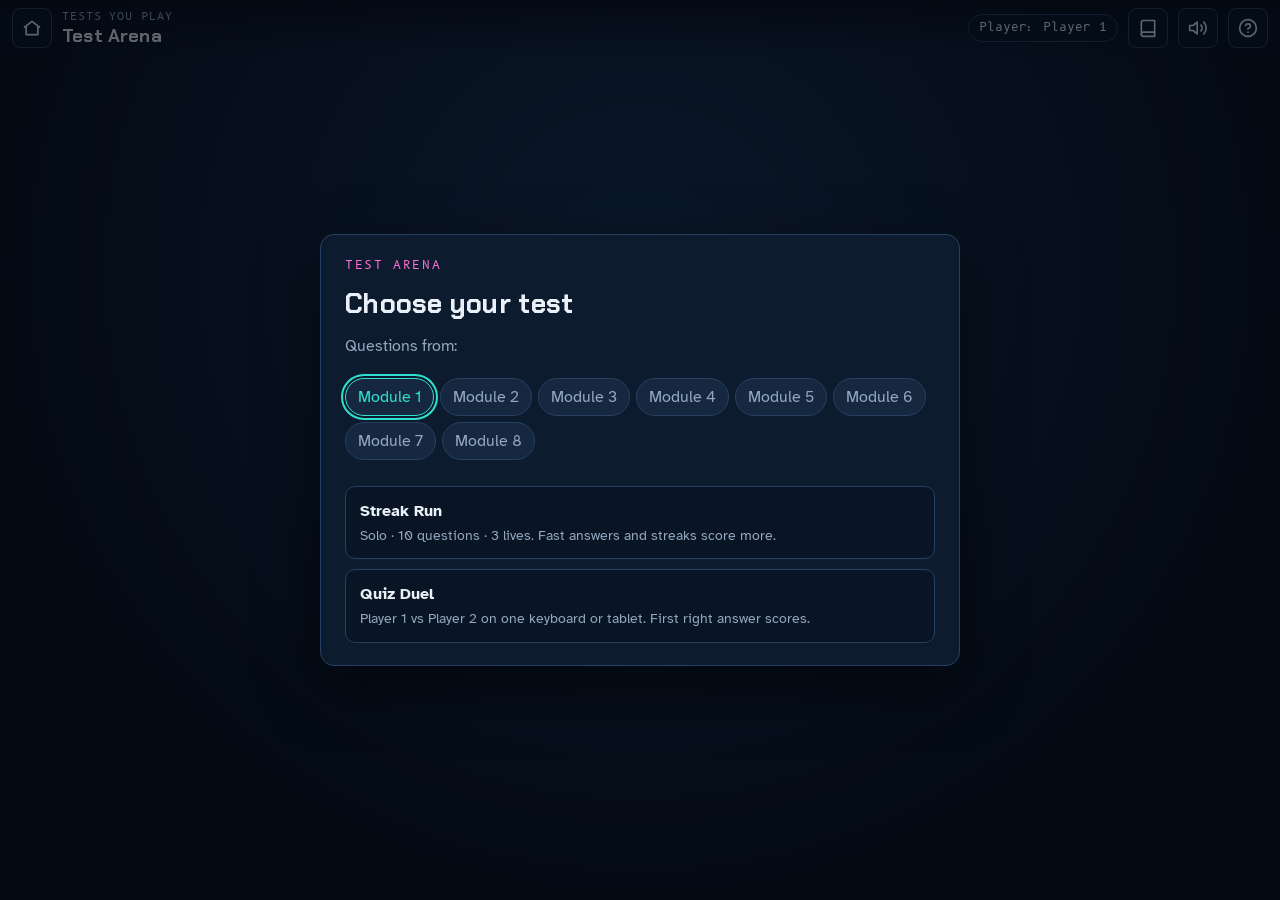
<file: arena.html>
<!doctype html>
<html lang="en">
<head>
<meta charset="utf-8">
<link rel="icon" href="data:image/svg+xml,%3Csvg xmlns=%22http://www.w3.org/2000/svg%22 viewBox=%220 0 64 64%22%3E%3Crect width=%2264%22 height=%2264%22 rx=%2214%22 fill=%22%2307111f%22/%3E%3Crect x=%2214%22 y=%2220%22 width=%2213%22 height=%2218%22 rx=%226%22 fill=%22%232fe0cf%22/%3E%3Crect x=%2237%22 y=%2220%22 width=%2213%22 height=%2218%22 rx=%226%22 fill=%22%232fe0cf%22/%3E%3Cpath d=%22M24 46q8 6 16 0%22 stroke=%22%23ff8a3d%22 stroke-width=%224%22 fill=%22none%22 stroke-linecap=%22round%22/%3E%3C/svg%3E">
<meta name="viewport" content="width=device-width, initial-scale=1, viewport-fit=cover">
<title>Test Arena</title>
<link rel="preconnect" href="https://fonts.googleapis.com">
<link rel="preconnect" href="https://fonts.gstatic.com" crossorigin>
<link rel="stylesheet" href="https://fonts.googleapis.com/css2?family=Atkinson+Hyperlegible:wght@400;700&family=B612+Mono&family=Chakra+Petch:wght@500;700&display=swap">
<link rel="stylesheet" href="css/academy.css">
<style>
  .game.arena { background: radial-gradient(ellipse at 50% 30%, #17304f, var(--bg) 70%); overflow-y: auto; }
  .board { position: relative; z-index: 5; max-width: 900px; margin: 0 auto; padding: 96px 16px 32px; display: grid; gap: 14px; }
  .status { display: flex; gap: 10px; flex-wrap: wrap; align-items: center; font-family: var(--f-hud); font-size: 0.85rem; }
  .status .grow { flex: 1; }
  .status b { color: var(--cyan); font-size: 1.1rem; }
  .timer { height: 8px; border-radius: 4px; background: var(--raised); overflow: hidden; }
  .timer i { display: block; height: 100%; width: 100%; background: var(--cyan); }
  .qtext { font-size: clamp(1.15rem, 3.2vw, 1.6rem); font-weight: 700; min-height: 3em; }
  .opts { display: grid; grid-template-columns: 1fr 1fr; gap: 10px; }
  .opts button { display: flex; gap: 10px; align-items: center; text-align: left; min-height: 64px; padding: 10px 14px; border-radius: var(--r); border: 1px solid var(--line); background: var(--panel); color: var(--fg); font: inherit; cursor: pointer; }
  .opts button:hover { border-color: var(--cyan); }
  .opts button .L { font-family: var(--f-hud); color: var(--cyan); flex: none; }
  .opts button.right { border-color: var(--green); background: rgba(75, 227, 138, 0.16); }
  .opts button.wrong { border-color: var(--red); background: rgba(255, 90, 79, 0.16); }
  .why { color: var(--dim); min-height: 1.5em; }
  .pads { display: grid; grid-template-columns: 1fr 1fr; gap: 14px; }
  .pad { border: 1px solid var(--line); border-radius: var(--r); padding: 10px; background: var(--panel); }
  .pad h3 { font-size: 0.95rem; display: flex; justify-content: space-between; }
  .pad .keys { display: grid; grid-template-columns: repeat(4, 1fr); gap: 6px; margin-top: 8px; }
  .pad .keys button { min-height: 52px; border-radius: 8px; border: 1px solid var(--line); background: var(--raised); color: var(--fg); font: 700 1rem var(--f-hud); cursor: pointer; }
  .pad.locked { opacity: 0.4; }
  .pad.scored { border-color: var(--green); }
  .chips { display: flex; flex-wrap: wrap; gap: 6px; margin: 6px 0 12px; }
  .chips button { border: 1px solid var(--line); background: var(--raised); color: var(--dim); border-radius: 999px; padding: 6px 12px; font: inherit; cursor: pointer; }
  .chips button.on { border-color: var(--cyan); color: var(--cyan); }
  .modes { display: grid; gap: 10px; }
  .modes button { text-align: left; padding: 12px 14px; border-radius: var(--r); border: 1px solid var(--line); background: var(--panel); color: var(--fg); font: inherit; cursor: pointer; display: grid; gap: 2px; }
  .modes button:hover { border-color: var(--cyan); }
  .modes button span { color: var(--dim); font-size: 0.9rem; }
  .missed { display: grid; gap: 8px; max-height: 40vh; overflow-y: auto; }
  .missed div { border-left: 3px solid var(--amber); padding-left: 10px; }
  .missed p { color: var(--dim); font-size: 0.9rem; }
  @media (max-width: 640px) { .opts { grid-template-columns: 1fr; } .board { padding-top: 84px; } }
</style>
</head>
<body>
<main class="game arena"><div class="board" id="board"></div></main>
<script>window.AC_UNIT = 'Module'</script>
<script src="js/core.js"></script>
<script src="js/questions.js"></script>
<script src="js/arena.js"></script>
</body>
</html>
</file>
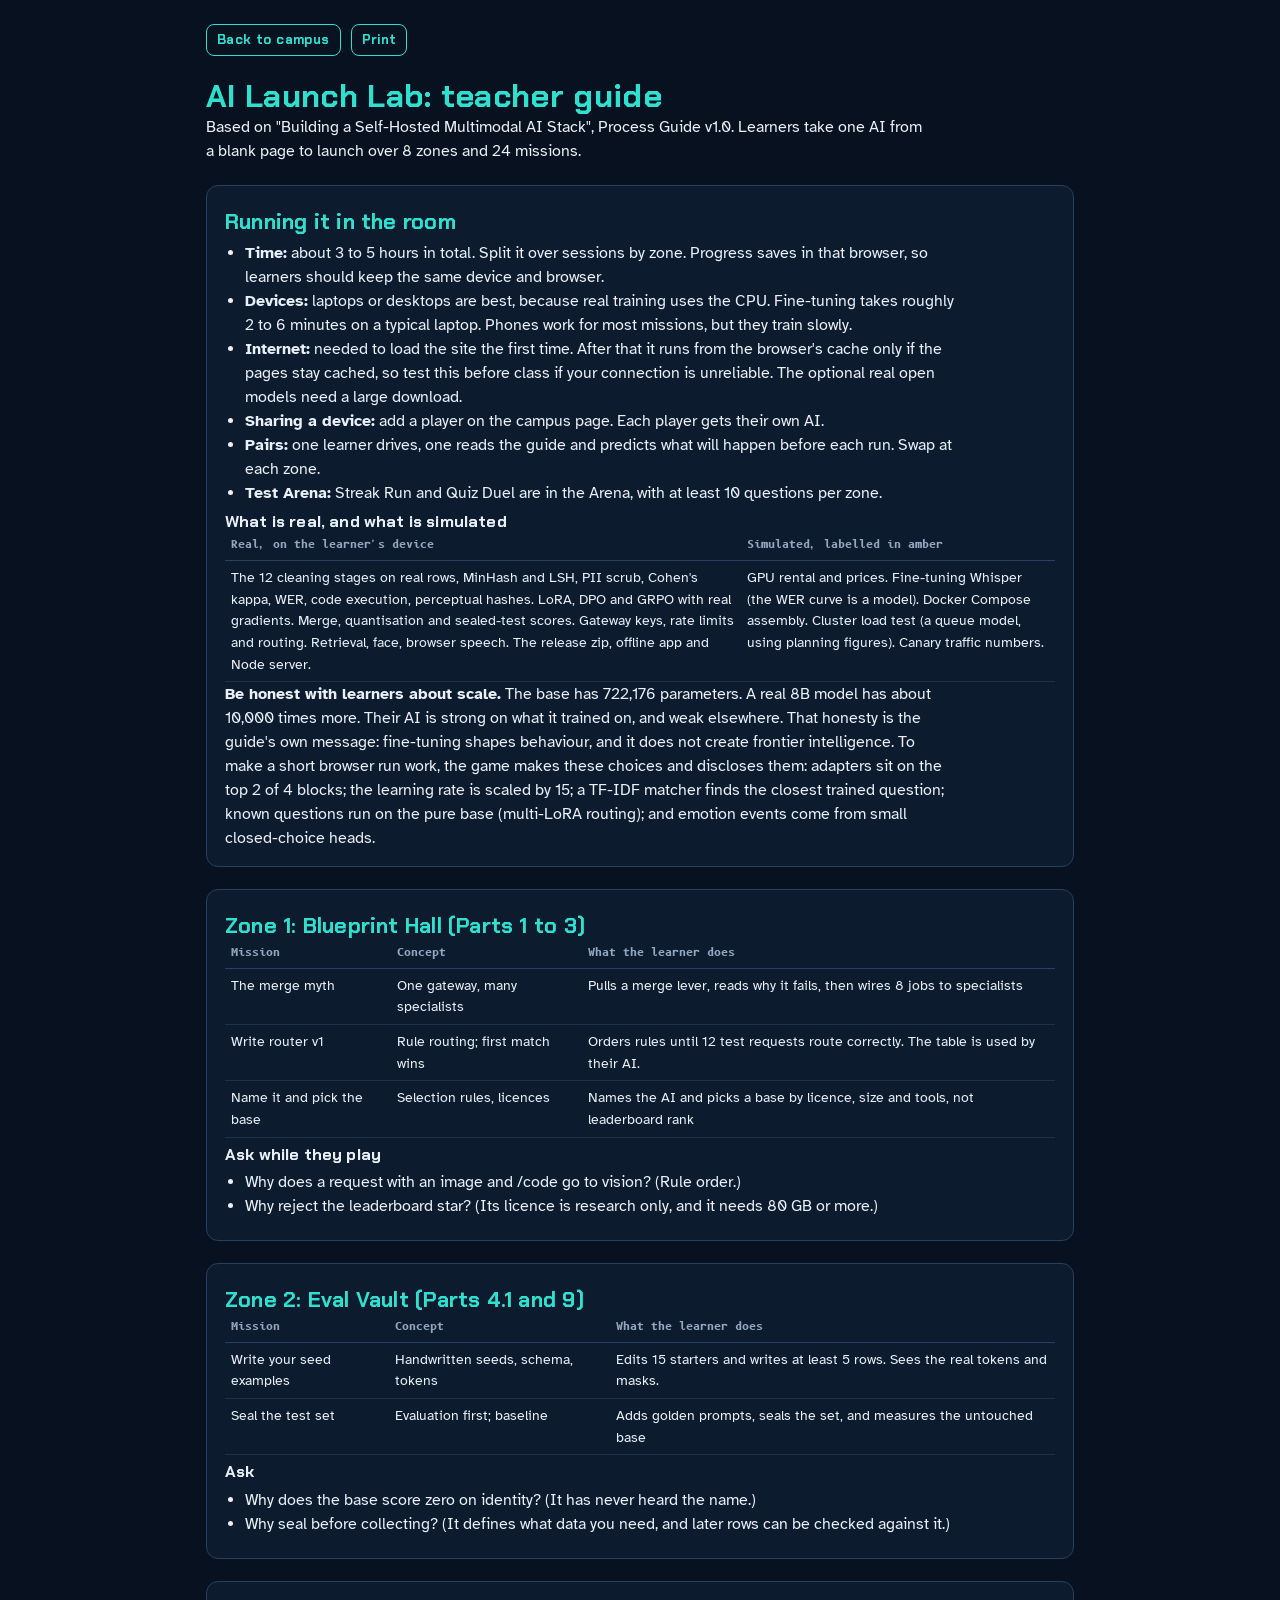
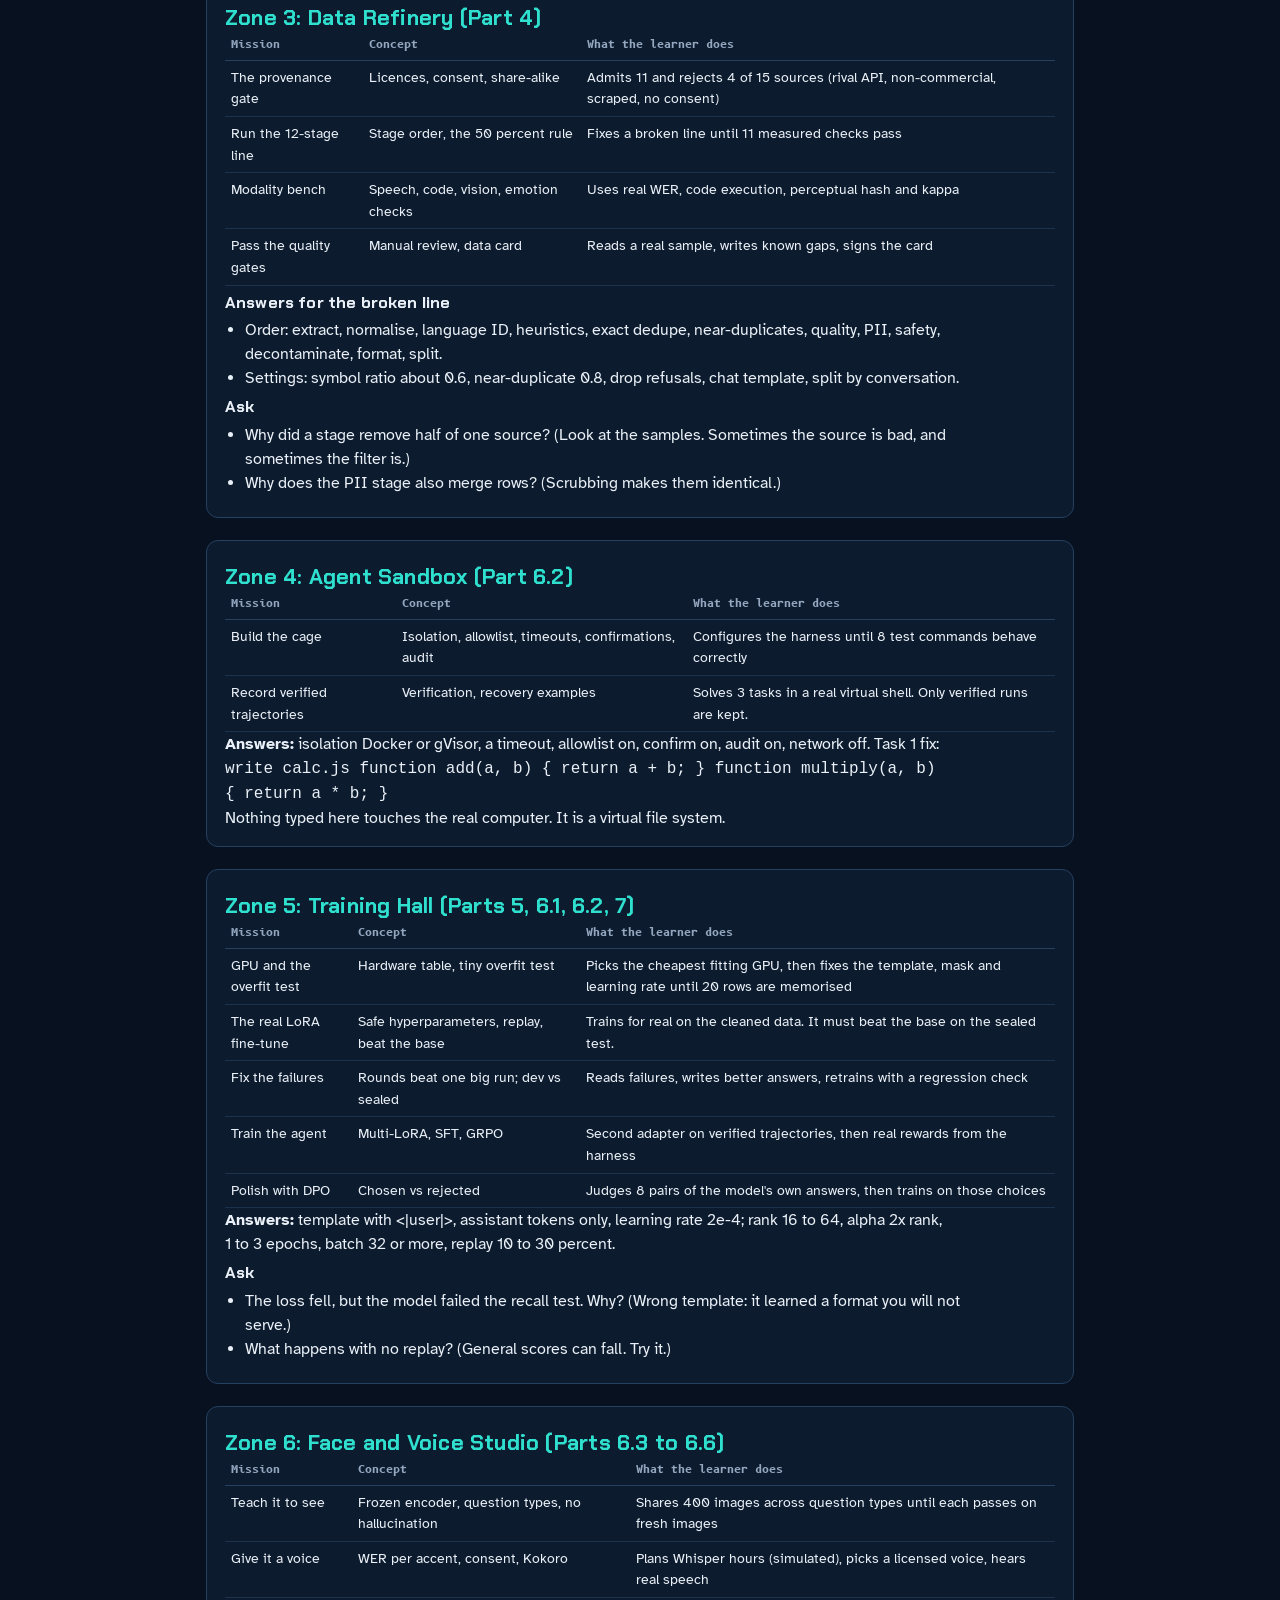
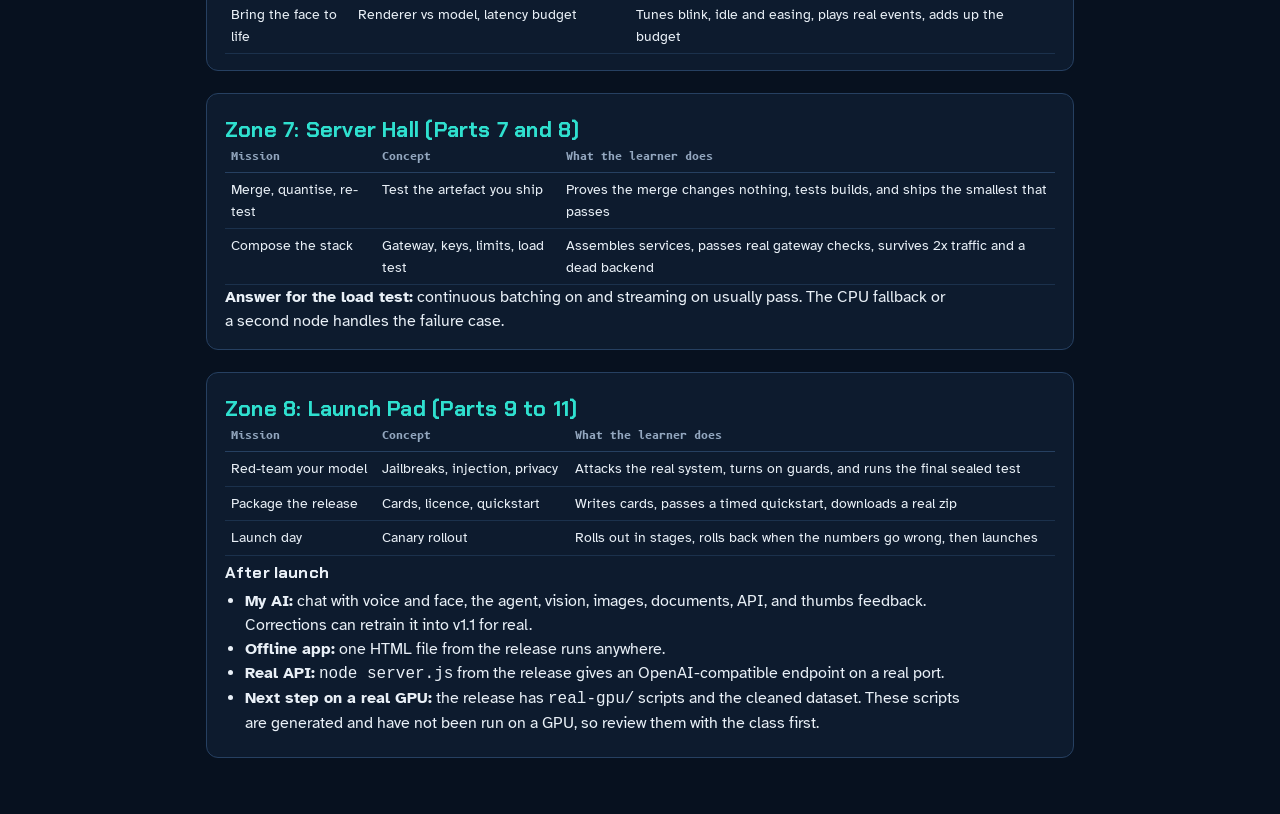
<file: teacher.html>
<!doctype html>
<html lang="en">
<head>
<meta charset="utf-8">
<meta name="viewport" content="width=device-width, initial-scale=1">
<title>Teacher Guide</title>
<link rel="preconnect" href="https://fonts.googleapis.com">
<link rel="preconnect" href="https://fonts.gstatic.com" crossorigin>
<link rel="stylesheet" href="https://fonts.googleapis.com/css2?family=Atkinson+Hyperlegible:wght@400;700&family=B612+Mono&family=Chakra+Petch:wght@500;700&display=swap">
<link rel="stylesheet" href="css/academy.css">
<style>
  body { background: var(--bg); overflow: auto; }
  main { max-width: 900px; margin: 0 auto; padding: 24px 16px 60px; display: grid; gap: 22px; }
  h1 { font-size: 2rem; color: var(--cyan); } h2 { font-size: 1.35rem; color: var(--cyan); margin-top: 8px; } h3 { font-size: 1.02rem; margin-top: 8px; }
  p, li { max-width: 72ch; } ul { padding-left: 20px; margin: 6px 0; }
  .tw { overflow-x: auto; } table { border-collapse: collapse; width: 100%; font-size: 0.9rem; }
  th { text-align: left; font-family: var(--f-hud); font-size: 0.7rem; color: var(--dim); border-bottom: 1px solid var(--line); padding: 6px; }
  td { padding: 6px; border-bottom: 1px solid rgba(38, 64, 97, 0.6); vertical-align: top; }
  .real { color: var(--green); font-family: var(--f-hud); font-size: 0.72rem; } .sim { color: var(--amber); font-family: var(--f-hud); font-size: 0.72rem; }
  section { background: var(--panel-solid); border: 1px solid var(--line); border-radius: 12px; padding: 16px 18px; }
  .top { display: flex; gap: 10px; flex-wrap: wrap; }
  @media print { body { background: #fff; color: #000; } section { border-color: #aaa; background: #fff; } h1, h2 { color: #000; } .top { display: none; } td, th, .dim { color: #000; } }
</style>
</head>
<body>
<main>
<div class="top"><a class="ac-btn ghost small" href="index.html">Back to campus</a><button class="ac-btn ghost small" type="button" onclick="print()">Print</button></div>
<div><h1>AI Launch Lab: teacher guide</h1><p>Based on "Building a Self-Hosted Multimodal AI Stack", Process Guide v1.0. Learners take one AI from a blank page to launch over 8 zones and 24 missions.</p></div>

<section>
<h2>Running it in the room</h2>
<ul>
<li><b>Time:</b> about 3 to 5 hours in total. Split it over sessions by zone. Progress saves in that browser, so learners should keep the same device and browser.</li>
<li><b>Devices:</b> laptops or desktops are best, because real training uses the CPU. Fine-tuning takes roughly 2 to 6 minutes on a typical laptop. Phones work for most missions, but they train slowly.</li>
<li><b>Internet:</b> needed to load the site the first time. After that it runs from the browser's cache only if the pages stay cached, so test this before class if your connection is unreliable. The optional real open models need a large download.</li>
<li><b>Sharing a device:</b> add a player on the campus page. Each player gets their own AI.</li>
<li><b>Pairs:</b> one learner drives, one reads the guide and predicts what will happen before each run. Swap at each zone.</li>
<li><b>Test Arena:</b> Streak Run and Quiz Duel are in the Arena, with at least 10 questions per zone.</li>
</ul>
<h3>What is real, and what is simulated</h3>
<div class="tw"><table>
<tr><th>Real, on the learner's device</th><th>Simulated, labelled in amber</th></tr>
<tr><td>The 12 cleaning stages on real rows, MinHash and LSH, PII scrub, Cohen's kappa, WER, code execution, perceptual hashes. LoRA, DPO and GRPO with real gradients. Merge, quantisation and sealed-test scores. Gateway keys, rate limits and routing. Retrieval, face, browser speech. The release zip, offline app and Node server.</td><td>GPU rental and prices. Fine-tuning Whisper (the WER curve is a model). Docker Compose assembly. Cluster load test (a queue model, using planning figures). Canary traffic numbers.</td></tr>
</table></div>
<p><b>Be honest with learners about scale.</b> The base has 722,176 parameters. A real 8B model has about 10,000 times more. Their AI is strong on what it trained on, and weak elsewhere. That honesty is the guide's own message: fine-tuning shapes behaviour, and it does not create frontier intelligence. To make a short browser run work, the game makes these choices and discloses them: adapters sit on the top 2 of 4 blocks; the learning rate is scaled by 15; a TF-IDF matcher finds the closest trained question; known questions run on the pure base (multi-LoRA routing); and emotion events come from small closed-choice heads.</p>
</section>

<section>
<h2>Zone 1: Blueprint Hall (Parts 1 to 3)</h2>
<div class="tw"><table><tr><th>Mission</th><th>Concept</th><th>What the learner does</th></tr>
<tr><td>The merge myth</td><td>One gateway, many specialists</td><td>Pulls a merge lever, reads why it fails, then wires 8 jobs to specialists</td></tr>
<tr><td>Write router v1</td><td>Rule routing; first match wins</td><td>Orders rules until 12 test requests route correctly. The table is used by their AI.</td></tr>
<tr><td>Name it and pick the base</td><td>Selection rules, licences</td><td>Names the AI and picks a base by licence, size and tools, not leaderboard rank</td></tr>
</table></div>
<h3>Ask while they play</h3><ul><li>Why does a request with an image and /code go to vision? (Rule order.)</li><li>Why reject the leaderboard star? (Its licence is research only, and it needs 80 GB or more.)</li></ul>
</section>

<section>
<h2>Zone 2: Eval Vault (Parts 4.1 and 9)</h2>
<div class="tw"><table><tr><th>Mission</th><th>Concept</th><th>What the learner does</th></tr>
<tr><td>Write your seed examples</td><td>Handwritten seeds, schema, tokens</td><td>Edits 15 starters and writes at least 5 rows. Sees the real tokens and masks.</td></tr>
<tr><td>Seal the test set</td><td>Evaluation first; baseline</td><td>Adds golden prompts, seals the set, and measures the untouched base</td></tr>
</table></div>
<h3>Ask</h3><ul><li>Why does the base score zero on identity? (It has never heard the name.)</li><li>Why seal before collecting? (It defines what data you need, and later rows can be checked against it.)</li></ul>
</section>

<section>
<h2>Zone 3: Data Refinery (Part 4)</h2>
<div class="tw"><table><tr><th>Mission</th><th>Concept</th><th>What the learner does</th></tr>
<tr><td>The provenance gate</td><td>Licences, consent, share-alike</td><td>Admits 11 and rejects 4 of 15 sources (rival API, non-commercial, scraped, no consent)</td></tr>
<tr><td>Run the 12-stage line</td><td>Stage order, the 50 percent rule</td><td>Fixes a broken line until 11 measured checks pass</td></tr>
<tr><td>Modality bench</td><td>Speech, code, vision, emotion checks</td><td>Uses real WER, code execution, perceptual hash and kappa</td></tr>
<tr><td>Pass the quality gates</td><td>Manual review, data card</td><td>Reads a real sample, writes known gaps, signs the card</td></tr>
</table></div>
<h3>Answers for the broken line</h3><ul><li>Order: extract, normalise, language ID, heuristics, exact dedupe, near-duplicates, quality, PII, safety, decontaminate, format, split.</li><li>Settings: symbol ratio about 0.6, near-duplicate 0.8, drop refusals, chat template, split by conversation.</li></ul>
<h3>Ask</h3><ul><li>Why did a stage remove half of one source? (Look at the samples. Sometimes the source is bad, and sometimes the filter is.)</li><li>Why does the PII stage also merge rows? (Scrubbing makes them identical.)</li></ul>
</section>

<section>
<h2>Zone 4: Agent Sandbox (Part 6.2)</h2>
<div class="tw"><table><tr><th>Mission</th><th>Concept</th><th>What the learner does</th></tr>
<tr><td>Build the cage</td><td>Isolation, allowlist, timeouts, confirmations, audit</td><td>Configures the harness until 8 test commands behave correctly</td></tr>
<tr><td>Record verified trajectories</td><td>Verification, recovery examples</td><td>Solves 3 tasks in a real virtual shell. Only verified runs are kept.</td></tr>
</table></div>
<p><b>Answers:</b> isolation Docker or gVisor, a timeout, allowlist on, confirm on, audit on, network off. Task 1 fix: <code>write calc.js function add(a, b) { return a + b; } function multiply(a, b) { return a * b; }</code></p>
<p>Nothing typed here touches the real computer. It is a virtual file system.</p>
</section>

<section>
<h2>Zone 5: Training Hall (Parts 5, 6.1, 6.2, 7)</h2>
<div class="tw"><table><tr><th>Mission</th><th>Concept</th><th>What the learner does</th></tr>
<tr><td>GPU and the overfit test</td><td>Hardware table, tiny overfit test</td><td>Picks the cheapest fitting GPU, then fixes the template, mask and learning rate until 20 rows are memorised</td></tr>
<tr><td>The real LoRA fine-tune</td><td>Safe hyperparameters, replay, beat the base</td><td>Trains for real on the cleaned data. It must beat the base on the sealed test.</td></tr>
<tr><td>Fix the failures</td><td>Rounds beat one big run; dev vs sealed</td><td>Reads failures, writes better answers, retrains with a regression check</td></tr>
<tr><td>Train the agent</td><td>Multi-LoRA, SFT, GRPO</td><td>Second adapter on verified trajectories, then real rewards from the harness</td></tr>
<tr><td>Polish with DPO</td><td>Chosen vs rejected</td><td>Judges 8 pairs of the model's own answers, then trains on those choices</td></tr>
</table></div>
<p><b>Answers:</b> template with &lt;|user|&gt;, assistant tokens only, learning rate 2e-4; rank 16 to 64, alpha 2x rank, 1 to 3 epochs, batch 32 or more, replay 10 to 30 percent.</p>
<h3>Ask</h3><ul><li>The loss fell, but the model failed the recall test. Why? (Wrong template: it learned a format you will not serve.)</li><li>What happens with no replay? (General scores can fall. Try it.)</li></ul>
</section>

<section>
<h2>Zone 6: Face and Voice Studio (Parts 6.3 to 6.6)</h2>
<div class="tw"><table><tr><th>Mission</th><th>Concept</th><th>What the learner does</th></tr>
<tr><td>Teach it to see</td><td>Frozen encoder, question types, no hallucination</td><td>Shares 400 images across question types until each passes on fresh images</td></tr>
<tr><td>Give it a voice</td><td>WER per accent, consent, Kokoro</td><td>Plans Whisper hours (simulated), picks a licensed voice, hears real speech</td></tr>
<tr><td>Bring the face to life</td><td>Renderer vs model, latency budget</td><td>Tunes blink, idle and easing, plays real events, adds up the budget</td></tr>
</table></div>
</section>

<section>
<h2>Zone 7: Server Hall (Parts 7 and 8)</h2>
<div class="tw"><table><tr><th>Mission</th><th>Concept</th><th>What the learner does</th></tr>
<tr><td>Merge, quantise, re-test</td><td>Test the artefact you ship</td><td>Proves the merge changes nothing, tests builds, and ships the smallest that passes</td></tr>
<tr><td>Compose the stack</td><td>Gateway, keys, limits, load test</td><td>Assembles services, passes real gateway checks, survives 2x traffic and a dead backend</td></tr>
</table></div>
<p><b>Answer for the load test:</b> continuous batching on and streaming on usually pass. The CPU fallback or a second node handles the failure case.</p>
</section>

<section>
<h2>Zone 8: Launch Pad (Parts 9 to 11)</h2>
<div class="tw"><table><tr><th>Mission</th><th>Concept</th><th>What the learner does</th></tr>
<tr><td>Red-team your model</td><td>Jailbreaks, injection, privacy</td><td>Attacks the real system, turns on guards, and runs the final sealed test</td></tr>
<tr><td>Package the release</td><td>Cards, licence, quickstart</td><td>Writes cards, passes a timed quickstart, downloads a real zip</td></tr>
<tr><td>Launch day</td><td>Canary rollout</td><td>Rolls out in stages, rolls back when the numbers go wrong, then launches</td></tr>
</table></div>
<h3>After launch</h3>
<ul><li><b>My AI:</b> chat with voice and face, the agent, vision, images, documents, API, and thumbs feedback. Corrections can retrain it into v1.1 for real.</li><li><b>Offline app:</b> one HTML file from the release runs anywhere.</li><li><b>Real API:</b> <code>node server.js</code> from the release gives an OpenAI-compatible endpoint on a real port.</li><li><b>Next step on a real GPU:</b> the release has <code>real-gpu/</code> scripts and the cleaned dataset. These scripts are generated and have not been run on a GPU, so review them with the class first.</li></ul>
</section>
</main>
</body>
</html>
</file>
<file: css/academy.css>
/* Learning Academy — shared styles (template from the turning-notes-into-learning-games skill).
   Layout: full-bleed canvas with glass panels floating over it. Re-theme per subject by editing the :root tokens.
   Colour logic: cyan = things you can press, green = OK / done, amber = caution,
   red = warning, magenta = targets & objectives. */
:root {
  --bg: #07111f;
  --panel: rgba(9, 20, 36, 0.86);
  --panel-solid: #0d1b2e;
  --raised: #15283f;
  --line: #264061;
  --fg: #e9f0f7;
  --dim: #93a7bf;
  --cyan: #2fe0cf;
  --green: #4be38a;
  --amber: #ffb547;
  --red: #ff5a4f;
  --magenta: #ff70d8;
  --brand: #ff8a3d;        /* brand mark only: the face's orange accent */
  --ink-on-cyan: #031614;
  --f-display: "Chakra Petch", "Segoe UI", system-ui, sans-serif;
  --f-body: "Atkinson Hyperlegible", "Segoe UI", system-ui, sans-serif;
  --f-hud: "B612 Mono", ui-monospace, Consolas, monospace;
  --r: 10px;
  color-scheme: dark;
}

* { box-sizing: border-box; }
html, body { height: 100%; }
body {
  margin: 0;
  background: var(--bg);
  color: var(--fg);
  font: 16px/1.5 var(--f-body);
  -webkit-font-smoothing: antialiased;
}
h1, h2, h3, h4 { font-family: var(--f-display); font-weight: 700; line-height: 1.15; margin: 0; text-wrap: balance; letter-spacing: 0.01em; }
p { margin: 0; }
a { color: var(--cyan); }
button { font: inherit; color: inherit; }
:focus-visible { outline: 2px solid var(--cyan); outline-offset: 2px; }
kbd {
  font-family: var(--f-hud); font-size: 0.78em; padding: 1px 6px; border-radius: 4px;
  border: 1px solid var(--line); background: var(--raised); color: var(--fg); white-space: nowrap;
}
.mono { font-family: var(--f-hud); font-variant-numeric: tabular-nums; }
.dim { color: var(--dim); }
.c-cyan { color: var(--cyan); } .c-green { color: var(--green); } .c-amber { color: var(--amber); }
.c-red { color: var(--red); } .c-magenta { color: var(--magenta); }

/* ---------- game page frame ---------- */
.game { position: fixed; inset: 0; overflow: hidden; }
#stage { position: absolute; inset: 0; }
#stage canvas { display: block; width: 100%; height: 100%; touch-action: none; }

.ac-top {
  position: absolute; top: 0; left: 0; right: 0; z-index: 20;
  display: flex; align-items: center; gap: 10px;
  padding: calc(8px + env(safe-area-inset-top, 0px)) max(12px, env(safe-area-inset-right, 0px)) 8px max(12px, env(safe-area-inset-left, 0px));
  background: linear-gradient(to bottom, rgba(5, 12, 22, 0.85), rgba(5, 12, 22, 0));
  pointer-events: none;
}
.ac-top > * { pointer-events: auto; }
.ac-top .title { display: flex; flex-direction: column; min-width: 0; }
.ac-top .title h1 { font-size: 1.15rem; white-space: nowrap; overflow: hidden; text-overflow: ellipsis; }
.ac-top .title span { font-family: var(--f-hud); font-size: 0.7rem; color: var(--dim); letter-spacing: 0.08em; text-transform: uppercase; }
.ac-top .spacer { flex: 1; }
.ac-pilot {
  font-family: var(--f-hud); font-size: 0.75rem; padding: 4px 10px; border-radius: 999px;
  border: 1px solid var(--line); background: var(--panel); color: var(--fg); white-space: nowrap;
}

.ac-btn {
  display: inline-flex; align-items: center; justify-content: center; gap: 8px;
  min-height: 40px; padding: 8px 16px; border-radius: 8px; cursor: pointer;
  border: 1px solid var(--cyan); background: var(--cyan); color: var(--ink-on-cyan);
  font-family: var(--f-display); font-weight: 700; font-size: 0.95rem; letter-spacing: 0.03em;
  text-decoration: none; transition: transform 0.08s, filter 0.15s;
}
.ac-btn:hover { filter: brightness(1.1); }
.ac-btn:active { transform: translateY(1px); }
.ac-btn.ghost { background: var(--panel); color: var(--cyan); }
.ac-btn.small { min-height: 32px; padding: 4px 10px; font-size: 0.82rem; }
.ac-btn.green { background: var(--green); border-color: var(--green); color: #04160b; }
.ac-btn.amber { background: var(--amber); border-color: var(--amber); color: #1f1300; }
.ac-btn[disabled] { opacity: 0.4; cursor: not-allowed; }
.ac-icon {
  width: 40px; height: 40px; border-radius: 8px; border: 1px solid var(--line); background: var(--panel);
  display: inline-grid; place-items: center; cursor: pointer; color: var(--fg); text-decoration: none; flex: none;
}
.ac-icon svg { width: 20px; height: 20px; }
.ac-icon:hover { border-color: var(--cyan); color: var(--cyan); }

.ac-panel {
  background: var(--panel); border: 1px solid var(--line); border-radius: var(--r);
  backdrop-filter: blur(6px); -webkit-backdrop-filter: blur(6px);
}

/* mission list (left) */
.ac-missions {
  position: absolute; z-index: 15; left: max(12px, env(safe-area-inset-left, 0px)); top: calc(64px + env(safe-area-inset-top, 0px));
  width: 240px; max-height: calc(100% - 150px); overflow: auto; padding: 10px;
  display: flex; flex-direction: column; gap: 6px;
}
.ac-missions h2 { font-size: 0.72rem; font-family: var(--f-hud); color: var(--dim); letter-spacing: 0.12em; text-transform: uppercase; padding: 2px 4px 4px; }
.ac-mbtn {
  display: grid; grid-template-columns: 26px 1fr auto; align-items: center; gap: 8px; text-align: left;
  padding: 8px; border-radius: 8px; border: 1px solid transparent; background: transparent; cursor: pointer; color: var(--fg);
}
.ac-mbtn:hover { background: var(--raised); }
.ac-mbtn.active { border-color: var(--magenta); background: rgba(255, 112, 216, 0.08); }
.ac-mbtn .n { font-family: var(--f-hud); font-size: 0.75rem; color: var(--dim); text-align: center; }
.ac-mbtn .t { font-size: 0.9rem; line-height: 1.25; }
.ac-mbtn .s { font-size: 0.8rem; color: var(--amber); letter-spacing: -1px; }
.ac-mbtn .s .off { color: var(--line); }
.ac-mtoggle { display: none; }

/* objective strip (top centre) */
.ac-objective {
  position: absolute; z-index: 14; left: 50%; transform: translateX(-50%);
  top: calc(62px + env(safe-area-inset-top, 0px)); width: min(520px, calc(100% - 540px));
  padding: 8px 14px; text-align: center;
}
.ac-objective .lbl { font-family: var(--f-hud); font-size: 0.68rem; color: var(--magenta); letter-spacing: 0.14em; text-transform: uppercase; }
.ac-objective .txt { font-size: 0.95rem; font-weight: 700; }
.ac-objective .bar { height: 5px; border-radius: 3px; background: var(--raised); margin-top: 6px; overflow: hidden; }
.ac-objective .bar i { display: block; height: 100%; width: 0; background: var(--magenta); transition: width 0.2s; }

/* HUD (right) */
.ac-hud {
  position: absolute; z-index: 15; right: max(12px, env(safe-area-inset-right, 0px)); top: calc(64px + env(safe-area-inset-top, 0px));
  width: 250px; padding: 10px 12px; display: flex; flex-direction: column; gap: 2px;
  max-height: calc(100% - 150px); overflow: auto;
}
.ac-hud h3 { font-family: var(--f-hud); font-size: 0.68rem; color: var(--dim); letter-spacing: 0.12em; text-transform: uppercase; font-weight: 400; margin: 6px 0 2px; }
.ac-hud h3:first-child { margin-top: 0; }
.ac-row { display: flex; justify-content: space-between; align-items: baseline; gap: 10px; font-family: var(--f-hud); font-size: 0.82rem; font-variant-numeric: tabular-nums; }
.ac-row .k { color: var(--dim); }
.ac-row .v { color: var(--green); text-align: right; }
.ac-row .v.warn { color: var(--amber); }
.ac-row .v.bad { color: var(--red); }
.ac-row .v.cyan { color: var(--cyan); }
.ac-row .v.mag { color: var(--magenta); }
.ac-meter { height: 8px; background: var(--raised); border-radius: 4px; overflow: hidden; margin: 2px 0 4px; }
.ac-meter i { display: block; height: 100%; background: var(--green); width: 0; }
.ac-formula { font-family: var(--f-hud); font-size: 0.78rem; color: var(--cyan); background: var(--raised); border-radius: 6px; padding: 6px 8px; margin: 4px 0; line-height: 1.45; white-space: pre-line; }
.ac-hud canvas { width: 100%; height: 120px; display: block; border-radius: 6px; background: var(--raised); margin: 4px 0; }

/* bottom hint bar */
.ac-hint {
  position: absolute; z-index: 14; left: 50%; transform: translateX(-50%);
  bottom: calc(12px + env(safe-area-inset-bottom, 0px)); padding: 6px 12px; font-size: 0.82rem; color: var(--dim);
  max-width: calc(100% - 24px); text-align: center;
}
.ac-hint kbd { margin: 0 1px; }

/* camera / tool buttons (bottom right) */
.ac-tools {
  position: absolute; z-index: 15; right: max(12px, env(safe-area-inset-right, 0px)); bottom: calc(12px + env(safe-area-inset-bottom, 0px));
  display: flex; gap: 6px; flex-wrap: wrap; justify-content: flex-end; max-width: 60%;
}

/* fact card (bottom left) */
.ac-facts { position: absolute; z-index: 16; left: max(12px, env(safe-area-inset-left, 0px)); bottom: calc(12px + env(safe-area-inset-bottom, 0px)); width: 300px; display: flex; flex-direction: column; gap: 8px; pointer-events: none; }
.ac-fact {
  pointer-events: auto; padding: 10px 12px; border-left: 3px solid var(--cyan);
  animation: ac-in 0.35s ease-out;
}
.ac-fact .ft { font-family: var(--f-hud); font-size: 0.68rem; letter-spacing: 0.12em; text-transform: uppercase; color: var(--cyan); }
.ac-fact h4 { font-size: 1rem; margin: 2px 0 4px; }
.ac-fact p { font-size: 0.88rem; color: var(--fg); }
.ac-fact.out { opacity: 0; transform: translateY(8px); transition: 0.4s; }
@keyframes ac-in { from { opacity: 0; transform: translateY(10px); } to { opacity: 1; transform: none; } }

/* toast */
.ac-toast {
  position: absolute; z-index: 40; left: 50%; top: 36%; transform: translate(-50%, -50%);
  font-family: var(--f-display); font-weight: 700; font-size: clamp(1.4rem, 4vw, 2.4rem); letter-spacing: 0.04em;
  text-shadow: 0 2px 16px rgba(0, 0, 0, 0.7); pointer-events: none; text-align: center; white-space: nowrap;
  animation: ac-pop 1.6s ease-out forwards;
}
@keyframes ac-pop { 0% { opacity: 0; transform: translate(-50%, -30%) scale(0.8); } 15% { opacity: 1; transform: translate(-50%, -50%) scale(1); } 75% { opacity: 1; } 100% { opacity: 0; transform: translate(-50%, -70%); } }

/* modal */
.ac-modal {
  position: absolute; inset: 0; z-index: 50; display: grid; place-items: center;
  padding: max(16px, env(safe-area-inset-top, 0px)) max(16px, env(safe-area-inset-right, 0px)) max(16px, env(safe-area-inset-bottom, 0px)) max(16px, env(safe-area-inset-left, 0px));
  background: rgba(3, 8, 16, 0.6);
}
.ac-card {
  width: min(640px, 100%); max-height: 100%; overflow: auto; padding: 22px 24px;
  background: var(--panel-solid); border: 1px solid var(--line); border-radius: 14px;
  box-shadow: 0 20px 60px rgba(0, 0, 0, 0.5); display: flex; flex-direction: column; gap: 14px;
  animation: ac-in 0.25s ease-out;
}
.ac-card .eyebrow { font-family: var(--f-hud); font-size: 0.72rem; letter-spacing: 0.14em; text-transform: uppercase; color: var(--magenta); }
.ac-card h2 { font-size: 1.7rem; }
.ac-card .story { font-size: 1.02rem; color: var(--fg); max-width: 60ch; }
.ac-learn { display: grid; grid-template-columns: repeat(auto-fit, minmax(170px, 1fr)); gap: 10px; }
.ac-learn > div { background: var(--raised); border-radius: 10px; padding: 10px 12px; min-width: 0; }
.ac-learn b { display: block; font-family: var(--f-display); font-size: 0.98rem; color: var(--cyan); margin-bottom: 2px; }
.ac-learn p { font-size: 0.88rem; }
.ac-learn .f { font-family: var(--f-hud); font-size: 0.8rem; color: var(--amber); margin-top: 4px; }
.ac-controls { display: flex; flex-wrap: wrap; gap: 6px 14px; font-size: 0.85rem; color: var(--dim); }
.ac-actions { display: flex; gap: 10px; flex-wrap: wrap; justify-content: flex-end; }
.ac-stars { font-size: 2.6rem; letter-spacing: 6px; color: var(--amber); text-align: center; line-height: 1; }
.ac-stars .off { color: var(--line); }
.ac-proved { background: var(--raised); border-radius: 10px; padding: 12px 14px; border-left: 3px solid var(--green); }
.ac-proved b { font-family: var(--f-hud); font-size: 0.7rem; letter-spacing: 0.12em; text-transform: uppercase; color: var(--green); display: block; margin-bottom: 4px; }

/* quiz */
.ac-q { font-size: 1.15rem; font-weight: 700; }
.ac-answers { display: grid; grid-template-columns: 1fr 1fr; gap: 8px; }
.ac-answers button {
  text-align: left; padding: 12px 14px; border-radius: 10px; border: 1px solid var(--line); background: var(--raised);
  cursor: pointer; font-size: 0.95rem; display: flex; gap: 10px; align-items: flex-start; min-width: 0;
}
.ac-answers button:hover { border-color: var(--cyan); }
.ac-answers button .L { font-family: var(--f-hud); color: var(--cyan); flex: none; }
.ac-answers button.right { border-color: var(--green); background: rgba(75, 227, 138, 0.14); }
.ac-answers button.wrong { border-color: var(--red); background: rgba(255, 90, 79, 0.14); }
.ac-explain { font-size: 0.92rem; color: var(--dim); }

/* sliders & form bits used in labs */
.ac-field { display: flex; flex-direction: column; gap: 2px; margin: 4px 0; }
.ac-field label { display: flex; justify-content: space-between; font-family: var(--f-hud); font-size: 0.76rem; color: var(--dim); }
.ac-field label output { color: var(--cyan); }
input[type="range"] { width: 100%; accent-color: var(--cyan); }
.ac-seg { display: flex; gap: 4px; flex-wrap: wrap; }
.ac-seg button { flex: 1; min-height: 32px; border-radius: 6px; border: 1px solid var(--line); background: var(--raised); cursor: pointer; font-size: 0.8rem; padding: 4px 6px; }
.ac-seg button.on { border-color: var(--cyan); color: var(--cyan); background: rgba(63, 208, 240, 0.1); }

/* floating 3D labels drawn in DOM */
.ac-tag {
  position: absolute; z-index: 12; transform: translate(-50%, -50%); pointer-events: none;
  font-family: var(--f-hud); font-size: 0.72rem; padding: 2px 6px; border-radius: 4px; white-space: nowrap;
  background: rgba(5, 12, 22, 0.75); border: 1px solid currentColor;
}

/* touch controls */
.ac-touch { position: absolute; inset: auto 0 0 0; z-index: 18; pointer-events: none; height: 0; }
.ac-stick {
  position: absolute; bottom: calc(24px + env(safe-area-inset-bottom, 0px)); width: 132px; height: 132px; border-radius: 50%;
  border: 2px solid rgba(63, 208, 240, 0.5); background: rgba(9, 20, 36, 0.45); pointer-events: auto; touch-action: none;
}
.ac-stick.l { left: max(20px, env(safe-area-inset-left, 0px)); }
.ac-stick.r { right: max(20px, env(safe-area-inset-right, 0px)); }
.ac-stick i { position: absolute; left: 50%; top: 50%; width: 54px; height: 54px; margin: -27px 0 0 -27px; border-radius: 50%; background: rgba(63, 208, 240, 0.55); }
.ac-stick span { position: absolute; top: -20px; left: 0; right: 0; text-align: center; font-family: var(--f-hud); font-size: 0.65rem; color: var(--dim); }
.ac-tbtns { position: absolute; bottom: calc(170px + env(safe-area-inset-bottom, 0px)); right: max(20px, env(safe-area-inset-right, 0px)); display: flex; flex-direction: column; gap: 8px; pointer-events: auto; }
.ac-tbtns button { min-width: 64px; min-height: 44px; border-radius: 10px; border: 1px solid var(--cyan); background: rgba(9, 20, 36, 0.7); color: var(--cyan); font-family: var(--f-hud); font-size: 0.75rem; touch-action: none; }
body.touch .ac-facts { bottom: calc(176px + env(safe-area-inset-bottom, 0px)); }
body.touch .ac-hint { display: none; }
body.touch .ac-tools { bottom: calc(176px + env(safe-area-inset-bottom, 0px)); }

/* logbook drawer */
.ac-log { position: absolute; z-index: 45; top: 0; right: 0; bottom: 0; width: min(380px, 100%); padding: calc(16px + env(safe-area-inset-top, 0px)) max(16px, env(safe-area-inset-right, 0px)) 16px 16px; overflow: auto; display: flex; flex-direction: column; gap: 10px; border-radius: 0; }
.ac-log .entry { background: var(--raised); border-radius: 8px; padding: 10px 12px; }
.ac-log .entry b { color: var(--cyan); font-family: var(--f-display); }
.ac-log .entry p { font-size: 0.88rem; }

/* ---------- responsive ---------- */
@media (max-width: 980px) {
  .ac-objective { width: min(520px, calc(100% - 24px)); top: calc(56px + env(safe-area-inset-top, 0px)); }
  .ac-missions { top: calc(140px + env(safe-area-inset-top, 0px)); display: none; }
  .ac-missions.open { display: flex; }
  .ac-mtoggle { display: inline-grid; }
  .ac-hud { top: calc(140px + env(safe-area-inset-top, 0px)); width: 200px; font-size: 0.9em; }
  .ac-hud.collapsed > :not(h3:first-child) { display: none; }
  .ac-hud > h3:first-child { cursor: pointer; }
  .ac-hud > h3:first-child::after { content: ' ▾'; color: var(--cyan); }
  .ac-hud.collapsed > h3:first-child::after { content: ' ▸ tap for data'; }
  .ac-facts { width: min(300px, calc(100% - 24px)); }
}
@media (max-width: 560px) {
  .ac-top .title span { display: none; }
  .ac-top .title h1 { font-size: 0.98rem; }
  .ac-objective { top: calc(58px + env(safe-area-inset-top, 0px)); padding: 6px 10px; }
  .ac-objective .txt { font-size: 0.85rem; }
  .ac-pilot { display: none; }
  .ac-hud { width: 168px; padding: 8px; }
  .ac-row { font-size: 0.72rem; }
  .ac-answers { grid-template-columns: 1fr; }
  .ac-card { padding: 18px 16px; }
  .ac-card h2 { font-size: 1.35rem; }
}
@media (prefers-reduced-motion: reduce) {
  *, *::before, *::after { animation-duration: 0.01ms !important; transition-duration: 0.01ms !important; }
}

/* answer / option panel used by lab games */
.opt-panel {
  position: absolute; z-index: 16; left: 50%; bottom: calc(14px + env(safe-area-inset-bottom, 0px)); transform: translateX(-50%);
  width: min(680px, calc(100% - 24px)); padding: 12px 14px; display: flex; flex-direction: column; gap: 8px;
}
.opt-panel .q { font-family: var(--f-display); font-weight: 700; font-size: 1.06rem; text-align: center; }
.opt-panel .q small { display: block; font-family: var(--f-hud); font-weight: 400; font-size: 0.68rem; letter-spacing: 0.12em; color: var(--magenta); text-transform: uppercase; }
.opt-panel .opts { display: grid; grid-template-columns: repeat(auto-fit, minmax(120px, 1fr)); gap: 6px; }
.opt-panel .opts button { min-height: 42px; border-radius: 8px; border: 1px solid var(--line); background: var(--raised); cursor: pointer; font-size: 0.85rem; padding: 6px 8px; line-height: 1.2; }
.opt-panel .opts button small { display: block; font-family: var(--f-hud); color: var(--dim); font-size: 0.66rem; }
.opt-panel .opts button:hover { border-color: var(--cyan); }
.opt-panel .opts button.on { border-color: var(--cyan); color: var(--cyan); background: rgba(63, 208, 240, 0.1); }
.opt-panel .opts button.right { border-color: var(--green); background: rgba(75, 227, 138, 0.15); }
.opt-panel .opts button.wrong { border-color: var(--red); background: rgba(255, 90, 79, 0.15); }
.opt-panel .row2 { display: grid; grid-template-columns: 90px 1fr; gap: 6px; align-items: center; }
.opt-panel .row2 > span { font-family: var(--f-hud); font-size: 0.7rem; color: var(--dim); text-transform: uppercase; letter-spacing: 0.08em; }
@media (max-width: 560px) { .opt-panel .row2 { grid-template-columns: 1fr; } }
.opt-panel .opts.five { grid-template-columns: repeat(5, 1fr); }
@media (max-width: 560px) { .opt-panel .opts.five { grid-template-columns: repeat(3, 1fr); } }

/* ---------- AI Builder Academy additions ---------- */
.opt-panel .stack { display: flex; flex-direction: column; gap: 6px; max-height: 46vh; overflow-y: auto; }
.opt-panel .stack .opts { grid-template-columns: repeat(auto-fit, minmax(118px, 1fr)); }
.opt-panel .q { overflow-wrap: anywhere; }
@media (max-width: 700px) {
  .ac-facts { bottom: auto; top: calc(118px + env(safe-area-inset-top, 0px)); width: min(260px, calc(100% - 200px)); }
  .ac-fact p { font-size: 0.8rem; }
  .ac-tools { display: none; }
}
.opt-panel.min .stack { display: none; }
.opt-panel.min .q::after { content: ' · booting…'; color: var(--amber); }
.term { background: #03080a; color: #cfe3d6; font: 0.78rem/1.45 var(--f-hud); padding: 8px 10px; border-radius: 8px; max-height: 150px; overflow: auto; margin: 0; white-space: pre-wrap; overflow-wrap: anywhere; border: 1px solid var(--line); }
.opt-panel .opts button { overflow-wrap: anywhere; }
</file>
